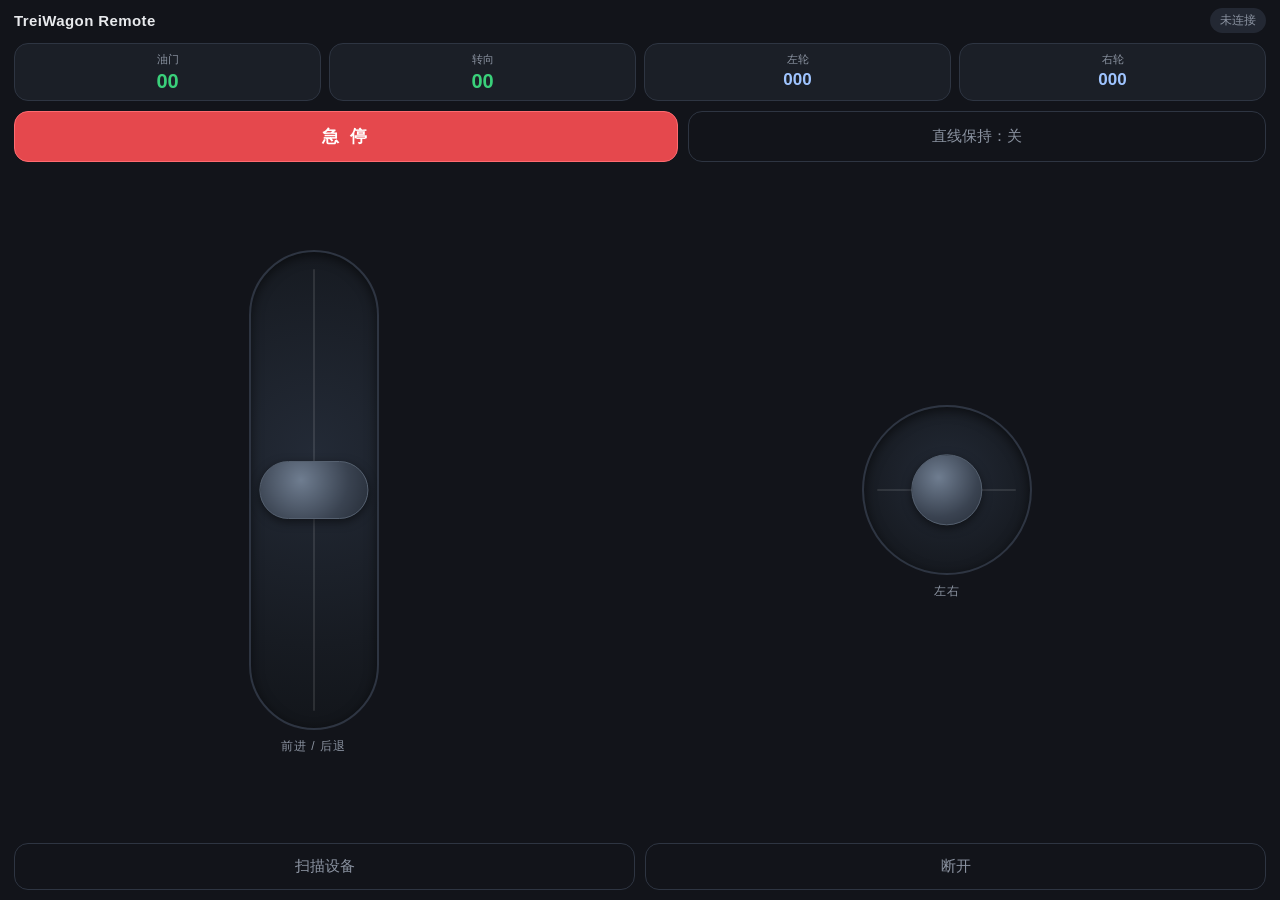
<file: RemoteDensiaty/index.html>
<!DOCTYPE html>
<html lang="zh-CN">
<head>
<meta charset="UTF-8">
<meta name="viewport"
      content="width=device-width, initial-scale=1.0, maximum-scale=1.0, user-scalable=no, viewport-fit=cover">
<meta name="format-detection" content="telephone=no">
<title>TreiWagon Remote</title>
<link rel="stylesheet" href="css/style.css">
</head>
<body>

<div id="app">

    <!-- ===================== 顶栏 ===================== -->
    <header class="topbar">
        <div class="brand">TreiWagon Remote</div>
        <div id="status" class="status status--idle">未连接</div>
    </header>

    <!-- ===================== 数值面板 ===================== -->
    <section class="telemetry">
        <div class="tel">
            <span class="tel-label">油门</span>
            <span id="val-t" class="tel-value">0</span>
        </div>
        <div class="tel">
            <span class="tel-label">转向</span>
            <span id="val-s" class="tel-value">0</span>
        </div>
        <div class="tel">
            <span class="tel-label">左轮</span>
            <span id="val-l" class="tel-value tel-value--sub">0</span>
        </div>
        <div class="tel">
            <span class="tel-label">右轮</span>
            <span id="val-r" class="tel-value tel-value--sub">0</span>
        </div>
    </section>

    <!-- ===================== 急停 ===================== -->
    <section class="estop-row">
        <button id="btn-estop" class="btn btn--estop">急 停</button>
        <button id="btn-hold" class="btn btn--ghost">直线保持：关</button>
    </section>

    <!-- ===================== 摇杆 ===================== -->
    <section class="sticks">

        <!-- 油门: 垂直长条, 行程拉满整个中间区.

             ★ 上推 = 车往前, 这个直觉和改动之前完全一致 —— 不用管
             底盘其实是倒着走的. 反向是在 js/app.js 的 physThrottle()
             里做的, 摇杆本身没有翻转方向. -->
        <div class="stick-wrap stick-wrap--v">
            <div id="jk-throttle" class="jk jk--v">
                <div class="jk-base"></div>
                <div class="jk-axis jk-axis--v"></div>
                <div class="jk-knob"></div>
            </div>
            <div class="stick-label">前进 / 后退</div>
        </div>

        <!-- 转向: 圆形摇杆, 保持原样 -->
        <div class="stick-wrap stick-wrap--round">
            <div id="jk-steer" class="jk jk--round">
                <div class="jk-base"></div>
                <div class="jk-axis jk-axis--h"></div>
                <div class="jk-knob"></div>
            </div>
            <div class="stick-label">左右</div>
        </div>

    </section>

    <!-- ===================== 连接 ===================== -->
    <section class="conn-row">
        <button id="btn-scan" class="btn btn--ghost">扫描设备</button>
        <button id="btn-disconnect" class="btn btn--ghost">断开</button>
    </section>

    <!-- 扫描浮层（点"扫描设备"后弹出，参考 TreiBlue 的做法） -->
    <div id="scan-overlay" class="scan-overlay hidden">
        <div class="scan-panel">
            <div class="scan-header">
                <span id="scan-title" class="scan-title">蓝牙设备</span>
                <button id="scan-close" class="scan-close">×</button>
            </div>
            <div id="scan-list" class="scan-list"></div>
        </div>
    </div>

    <!-- MOCK 调试面板 -->
    <section id="mockpanel" class="mockpanel hidden">
        <div class="mock-head">
            <span>MOCK 模式 · 不连真蓝牙</span>
            <span id="mock-rate" class="mock-rate">0 Hz</span>
        </div>
        <pre id="mock-log" class="mock-log"></pre>
    </section>

</div>

<script src="js/protocol.js"></script>
<script src="js/joystick.js"></script>
<script src="js/ble.js"></script>
<script src="js/app.js"></script>
</body>
</html>
</file>
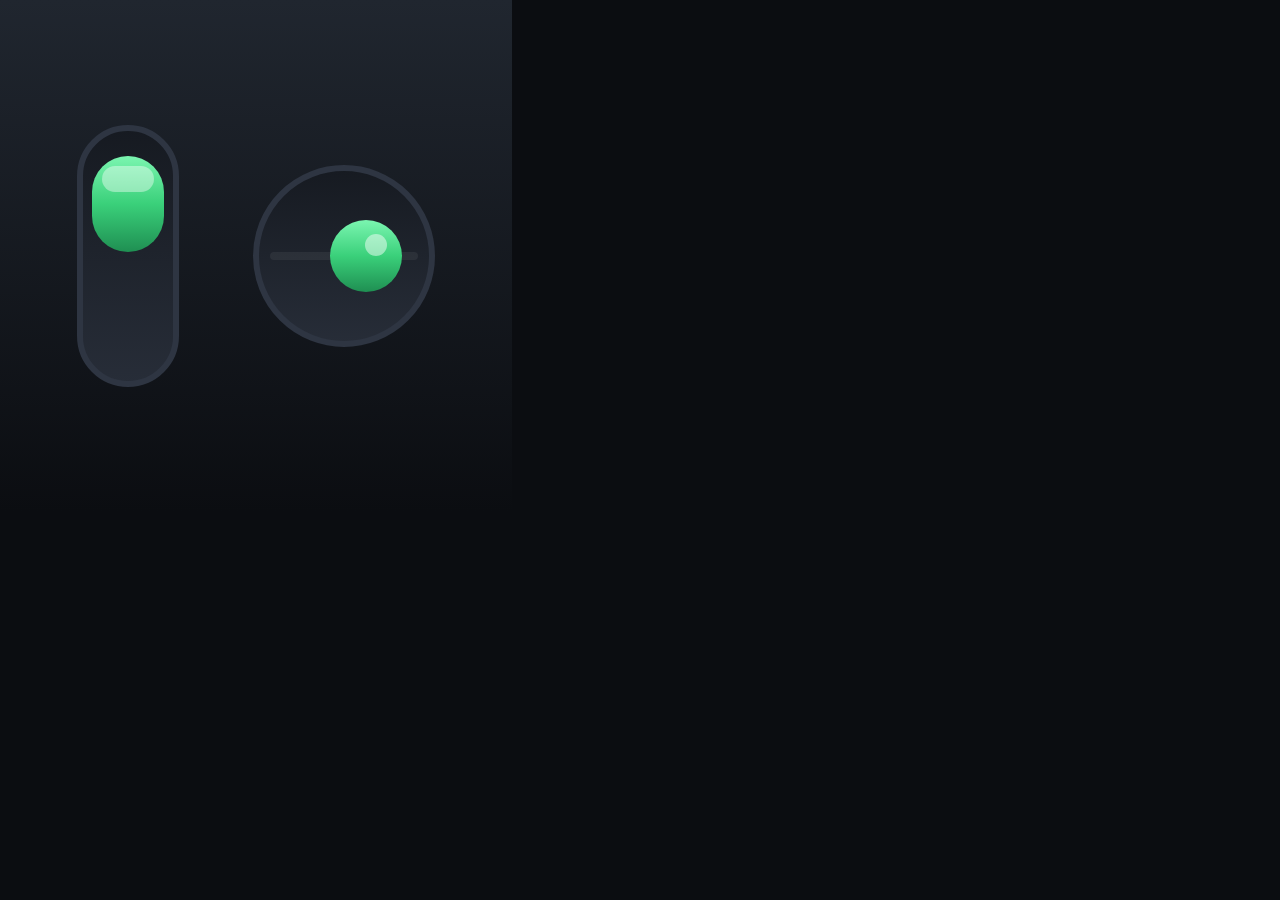
<file: RemoteDensiaty/icon-preview.html>
<!DOCTYPE html>
<html lang="zh-CN">
<head>
<meta charset="UTF-8">
<title>icon preview</title>
<style>
    html, body {
        margin: 0;
        padding: 0;
        width: 512px;
        height: 512px;
        overflow: hidden;
        background: #0b0d11;
    }
    svg { display: block; width: 512px; height: 512px; }
</style>
</head>
<body>

<svg xmlns="http://www.w3.org/2000/svg" viewBox="0 0 512 512" width="512" height="512">
  <defs>
    <linearGradient id="bg" x1="0" y1="0" x2="0" y2="1">
      <stop offset="0"   stop-color="#20262f"/>
      <stop offset="1"   stop-color="#0b0d11"/>
    </linearGradient>

    <linearGradient id="rail" x1="0" y1="0" x2="0" y2="1">
      <stop offset="0"   stop-color="#161a21"/>
      <stop offset="1"   stop-color="#272d38"/>
    </linearGradient>

    <linearGradient id="knob" x1="0" y1="0" x2="0" y2="1">
      <stop offset="0"   stop-color="#7bf5b0"/>
      <stop offset="0.5" stop-color="#3ad07a"/>
      <stop offset="1"   stop-color="#1f8f52"/>
    </linearGradient>
  </defs>

  <rect width="512" height="512" fill="url(#bg)"/>

  <!-- 左: 油门竖条 -->
  <rect x="80" y="128" width="96" height="256" rx="48"
        fill="url(#rail)" stroke="#2e3542" stroke-width="6"/>
  <rect x="92" y="156" width="72" height="96" rx="36" fill="url(#knob)"/>
  <rect x="102" y="166" width="52" height="26" rx="13"
        fill="#ffffff" fill-opacity="0.40"/>

  <!-- 右: 转向圆盘 -->
  <circle cx="344" cy="256" r="88"
          fill="url(#rail)" stroke="#2e3542" stroke-width="6"/>
  <rect x="270" y="252" width="148" height="8" rx="4"
        fill="#ffffff" fill-opacity="0.06"/>
  <circle cx="366" cy="256" r="36" fill="url(#knob)"/>
  <circle cx="376" cy="245" r="11"
          fill="#ffffff" fill-opacity="0.48"/>
</svg>

</body>
</html>
</file>
<file: RemoteDensiaty/css/style.css>
/* ==========================================================================
   TreiWagon Remote —— 遥控 APP 样式
   竖屏为主, 全屏无滚动. 两摇杆并排在下半屏, 两拇指同时够得到.
   ========================================================================== */

:root {
    --bg:        #12141a;
    --panel:     #1b1f27;
    --panel-2:   #232833;
    --line:      #2e3542;
    --fg:        #e8eaed;
    --fg-dim:    #8b93a1;
    --accent:    #3ad07a;
    --accent-dim:#1f7a48;
    --danger:    #e5484d;
    --warn:      #e0a33a;
    --radius:    14px;
}

* {
    box-sizing: border-box;
    -webkit-tap-highlight-color: transparent;
}

html, body {
    height: 100%;
    margin: 0;
    overflow: hidden;
    background: var(--bg);
    color: var(--fg);
    font-family: -apple-system, BlinkMacSystemFont, "PingFang SC",
                 "Helvetica Neue", "Microsoft YaHei", sans-serif;
    user-select: none;
    -webkit-user-select: none;
    overscroll-behavior: none;
}

#app {
    display: flex;
    flex-direction: column;
    height: 100%;
    padding: calc(8px + env(safe-area-inset-top)) 14px
             calc(10px + env(safe-area-inset-bottom)) 14px;
    gap: 10px;
}

/* ===================== 顶栏 ===================== */
.topbar {
    display: flex;
    align-items: center;
    justify-content: space-between;
    flex: 0 0 auto;
}

.brand {
    font-size: 15px;
    font-weight: 600;
    letter-spacing: 0.4px;
    color: var(--fg);
}

.status {
    font-size: 12px;
    padding: 4px 10px;
    border-radius: 999px;
    background: var(--panel-2);
    color: var(--fg-dim);
    max-width: 55vw;
    overflow: hidden;
    text-overflow: ellipsis;
    white-space: nowrap;
}

.status--ok      { background: var(--accent-dim); color: #d7ffe8; }
.status--error   { background: #5a2426;           color: #ffd8d9; }
.status--idle    { background: var(--panel-2);    color: var(--fg-dim); }
.status--mock    { background: #3a2f14;           color: #ffe6a8; }

/* ===================== 数值面板 ===================== */
.telemetry {
    display: grid;
    grid-template-columns: repeat(4, 1fr);
    gap: 8px;
    flex: 0 0 auto;
}

.tel {
    background: var(--panel);
    border: 1px solid var(--line);
    border-radius: var(--radius);
    padding: 8px 4px 7px;
    text-align: center;
}

.tel-label {
    display: block;
    font-size: 11px;
    color: var(--fg-dim);
    margin-bottom: 3px;
}

.tel-value {
    display: block;
    font-size: 20px;
    font-weight: 700;
    font-variant-numeric: tabular-nums;
    color: var(--accent);
    line-height: 1.15;
}

.tel-value--sub { color: #9fc4ff; font-size: 17px; }

/* ===================== 急停行 ===================== */
.estop-row {
    display: grid;
    grid-template-columns: 1.15fr 1fr;
    gap: 10px;
    flex: 0 0 auto;
}

.btn {
    font-family: inherit;
    font-size: 15px;
    font-weight: 600;
    color: var(--fg);
    background: var(--panel-2);
    border: 1px solid var(--line);
    border-radius: var(--radius);
    padding: 13px 10px;
    cursor: pointer;
    transition: transform 0.06s ease, background 0.15s ease;
}

.btn:active { transform: scale(0.975); }

.btn--estop {
    background: var(--danger);
    border-color: #ff6b70;
    color: #fff;
    letter-spacing: 3px;
    font-size: 17px;
}

.btn--estop.is-on {
    background: #7a1f22;
    border-color: var(--danger);
    animation: blink 0.9s ease-in-out infinite;
}

@keyframes blink {
    0%, 100% { background: #7a1f22; }
    50%      { background: #b02b2f; }
}

.btn--ghost {
    background: transparent;
    color: var(--fg-dim);
    font-weight: 500;
}

.btn--ghost.is-on {
    color: var(--accent);
    border-color: var(--accent-dim);
    background: rgba(58, 208, 122, 0.08);
}

.btn--wide { grid-column: span 2; }

/* ===================== 摇杆区 ===================== */
/*  两种形态:
 *    油门 .jk--v      垂直长条 —— 前后方向行程拉到接近整屏高,
 *                     100 个等级摊开在三百多像素上, 每级 3px 左右, 手指分得出来
 *    转向 .jk--round  圆形摇杆 —— 左右受手机宽度限制, 保持原样
 */
.sticks {
    flex: 1 1 auto;
    display: flex;
    align-items: stretch;        /* 撑满高度, 油门的竖条才能拉长 */
    justify-content: space-around;
    gap: 14px;
    min-height: 0;
}

.stick-wrap {
    display: flex;
    flex-direction: column;
    align-items: center;
    gap: 8px;
    min-height: 0;
}

.stick-wrap--v     { flex: 0 0 auto; justify-content: center; }
.stick-wrap--round { justify-content: center; }

.jk {
    position: relative;
    touch-action: none;          /* 关键: 不让浏览器抢走手势 */
    flex: 0 0 auto;
}

/* ---------- 油门: 垂直长条 ---------- */
.jk--v {
    flex: 1 1 auto;              /* 吃掉 .stick-wrap--v 里除标签外的全部高度 */
    width: min(34vw, 130px);
    min-height: 200px;
    max-height: 480px;           /* 大屏手机上别拉得推不到底 */
}

.jk--v .jk-base {
    border-radius: 999px;        /* 胶囊形滑轨 */
}

.jk--v .jk-knob {
    width: 84%;
    height: 58px;
    border-radius: 999px;        /* 胶囊形把手 */
}

.jk--v .jk-axis--v {
    top: 4%;
    bottom: 4%;
}

/* ---------- 转向: 圆形 ---------- */
.jk--round {
    width: min(40vw, 170px);
    height: min(40vw, 170px);
}

.jk--round .jk-base {
    border-radius: 50%;
}

.jk--round .jk-knob {
    width: 42%;
    height: 42%;
    border-radius: 50%;
}

/* ---------- 共用外观 ---------- */
.jk-base {
    position: absolute;
    inset: 0;
    background:
        radial-gradient(circle at 50% 42%, #232a36 0%, #171b22 68%, #12151a 100%);
    border: 2px solid var(--line);
    box-shadow: inset 0 3px 12px rgba(0, 0, 0, 0.55);
}

.jk-active .jk-base {
    border-color: var(--accent-dim);
    box-shadow: inset 0 3px 12px rgba(0, 0, 0, 0.55),
                0 0 16px rgba(58, 208, 122, 0.22);
}

/* 轴线提示: 告诉用户这个杆只走哪一个方向 */
.jk-axis {
    position: absolute;
    background: rgba(255, 255, 255, 0.10);
    border-radius: 2px;
}

.jk-axis--v {
    left: 50%;
    top: 9%;
    bottom: 9%;
    width: 2px;
    transform: translateX(-50%);
}

.jk-axis--h {
    top: 50%;
    left: 9%;
    right: 9%;
    height: 2px;
    transform: translateY(-50%);
}

.jk-knob {
    position: absolute;
    left: 50%;
    top: 50%;
    transform: translate(-50%, -50%);
    background: radial-gradient(circle at 38% 32%, #6f7d90 0%, #3a4351 62%, #262d38 100%);
    border: 1px solid #55606f;
    box-shadow: 0 3px 10px rgba(0, 0, 0, 0.5);
    pointer-events: none;        /* 事件统一由 .jk 接 */
}

.jk-active .jk-knob {
    background: radial-gradient(circle at 38% 32%, #79e6a8 0%, #2f9c63 62%, #1d6b43 100%);
    border-color: #8ef0ba;
}

/* 松手回中动画 */
.jk:not(.jk-active) .jk-knob {
    transition: transform 0.12s ease-out;
}

.stick-label {
    font-size: 12px;
    color: var(--fg-dim);
    letter-spacing: 1px;
}

/* ===================== 连接行 ===================== */
.conn-row {
    display: grid;
    grid-template-columns: 1fr 1fr;
    gap: 10px;
    flex: 0 0 auto;
}

/* ===================== 设备列表 ===================== */
.devlist {
    flex: 0 0 auto;
    max-height: 30vh;
    overflow-y: auto;
    background: var(--panel);
    border: 1px solid var(--line);
    border-radius: var(--radius);
    padding: 6px;
    display: flex;
    flex-direction: column;
    gap: 6px;
}

.dev {
    display: flex;
    align-items: center;
    justify-content: space-between;
    padding: 11px 12px;
    background: var(--panel-2);
    border-radius: 10px;
    font-size: 14px;
    cursor: pointer;
}

.dev:active { background: #2b3240; }

.dev-rssi {
    font-size: 12px;
    color: var(--fg-dim);
    font-variant-numeric: tabular-nums;
}

/* ===================== MOCK 面板 ===================== */
.mockpanel {
    flex: 0 0 auto;
    max-height: 22vh;
    background: var(--panel);
    border: 1px solid #4a3d18;
    border-radius: var(--radius);
    padding: 8px 10px;
    display: flex;
    flex-direction: column;
    gap: 5px;
    overflow: hidden;
}

.mock-head {
    display: flex;
    justify-content: space-between;
    font-size: 11px;
    color: #ffe6a8;
}

.mock-rate {
    font-variant-numeric: tabular-nums;
    color: var(--accent);
}

.mock-log {
    margin: 0;
    font-family: ui-monospace, "SF Mono", Consolas, monospace;
    font-size: 11px;
    line-height: 1.5;
    color: var(--fg-dim);
    white-space: pre;
    overflow: hidden;
    flex: 1 1 auto;
}

/* ===================== 扫描浮层 ===================== */
.scan-overlay {
    position: fixed;
    inset: 0;
    z-index: 100;
    background: rgba(0, 0, 0, 0.72);
    display: flex;
    align-items: flex-end;
    justify-content: center;
    padding: 0;
}

.scan-panel {
    width: 100%;
    max-height: 72vh;
    background: var(--panel);
    border-top-left-radius: 18px;
    border-top-right-radius: 18px;
    border: 1px solid var(--line);
    border-bottom: none;
    display: flex;
    flex-direction: column;
    padding-bottom: env(safe-area-inset-bottom);
    animation: scanSlideUp 0.18s ease-out;
}

@keyframes scanSlideUp {
    from { transform: translateY(24px); opacity: 0.6; }
    to   { transform: translateY(0);    opacity: 1; }
}

.scan-header {
    display: flex;
    align-items: center;
    justify-content: space-between;
    padding: 14px 16px 10px;
    border-bottom: 1px solid var(--line);
    flex: 0 0 auto;
}

.scan-title {
    font-size: 15px;
    font-weight: 600;
    color: var(--fg);
}

.scan-close {
    background: none;
    border: none;
    color: var(--fg-dim);
    font-size: 24px;
    line-height: 1;
    padding: 0 6px;
    cursor: pointer;
    font-family: inherit;
}

.scan-close:active { color: var(--fg); }

.scan-list {
    flex: 1 1 auto;
    overflow-y: auto;
    padding: 12px 14px 20px;
    display: flex;
    flex-direction: column;
    gap: 8px;
    min-height: 120px;
}

.scan-item {
    display: flex;
    align-items: center;
    justify-content: space-between;
    padding: 14px 14px;
    background: var(--panel-2);
    border: 1px solid var(--line);
    border-radius: 12px;
    cursor: pointer;
}

.scan-item:active { background: #2b3240; }

.scan-name {
    font-size: 15px;
    color: var(--fg);
    overflow: hidden;
    text-overflow: ellipsis;
    white-space: nowrap;
}

.scan-rssi {
    font-size: 12px;
    color: var(--fg-dim);
    font-variant-numeric: tabular-nums;
    flex: 0 0 auto;
    margin-left: 10px;
}

.scan-empty {
    text-align: center;
    color: var(--fg-dim);
    padding: 36px 10px;
    font-size: 14px;
    line-height: 1.8;
}

/* ===================== 工具类 ===================== */
.hidden { display: none !important; }

/* 横屏时把摇杆压扁一点, 保证按钮不被挤出屏幕 */
@media (orientation: landscape) and (max-height: 520px) {
    .jk { width: min(24vh, 150px); height: min(24vh, 150px); }
    .telemetry { gap: 6px; }
    .tel-value { font-size: 17px; }
    .btn { padding: 9px 8px; font-size: 14px; }
    #app { gap: 7px; }
}
</file>
